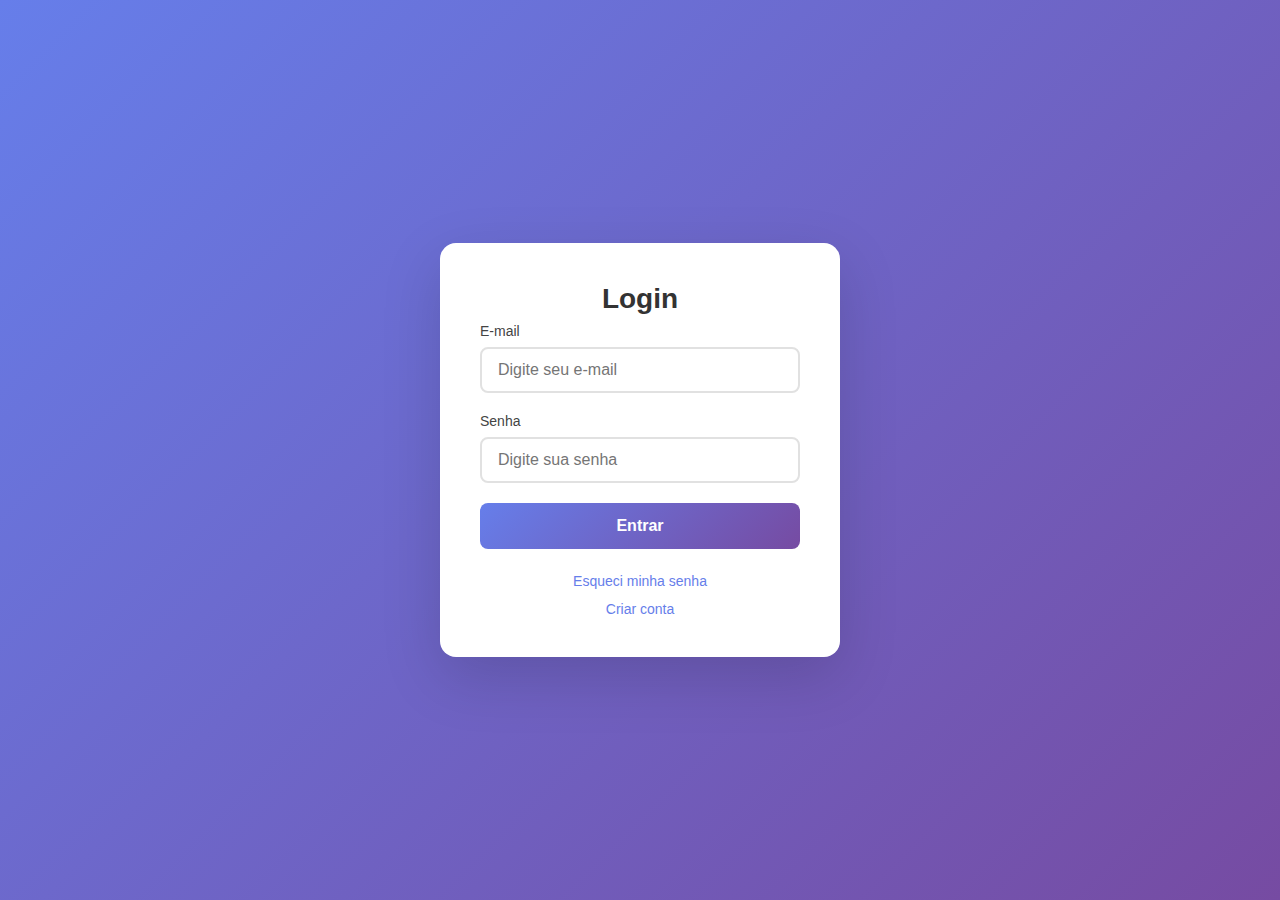
<file: index.html>
<!DOCTYPE html>
<html lang="pt-BR">
<head>
    <meta charset="UTF-8">
    <meta name="viewport" content="width=device-width, initial-scale=1.0">
    <title>Login - Contas a Receber</title>
    <link rel="stylesheet" href="style.css">
</head>
<body>
    <div class="container">
        <div class="card">
            <h1>Login</h1>
            <form id="formLogin">
                <div class="form-group">
                    <label for="email">E-mail</label>
                    <input type="email" id="email" name="email" required placeholder="Digite seu e-mail">
                </div>
                <div class="form-group">
                    <label for="senha">Senha</label>
                    <input type="password" id="senha" name="senha" required placeholder="Digite sua senha">
                </div>
                <div id="mensagemErro" class="mensagem-erro" style="display: none;"></div>
                <button type="submit" class="btn btn-primary">Entrar</button>
            </form>
            <div class="links">
                <a href="esqueci-senha.html">Esqueci minha senha</a>
                <a href="cadastro.html">Criar conta</a>
            </div>
        </div>
    </div>

    <script>
        document.getElementById('formLogin').addEventListener('submit', function(e) {
            e.preventDefault();
            
            const email = document.getElementById('email').value.trim();
            const senha = document.getElementById('senha').value;
            const mensagemErro = document.getElementById('mensagemErro');
            
            // Buscar usuários cadastrados no localStorage
            const usuarios = JSON.parse(localStorage.getItem('usuarios')) || [];
            
            // Verificar se existem usuários cadastrados
            if (usuarios.length === 0) {
                mensagemErro.textContent = 'Nenhum usuário cadastrado. Por favor, crie uma conta primeiro.';
                mensagemErro.style.display = 'block';
                mensagemErro.style.color = '#e74c3c';
                return;
            }
            
            // Buscar usuário pelo email e senha
            const usuarioEncontrado = usuarios.find(user => 
                user.email.toLowerCase() === email.toLowerCase() && user.senha === senha
            );
            
            if (usuarioEncontrado) {
                // Login bem-sucedido - salvar usuário logado
                localStorage.setItem('usuarioLogado', JSON.stringify(usuarioEncontrado));
                
                // Redirecionar para página de adicionar pagamentos
                window.location.href = 'adicionar-pagamento.html';
            } else {
                // Verificar se o email existe mas a senha está errada
                const emailExiste = usuarios.find(user => 
                    user.email.toLowerCase() === email.toLowerCase()
                );
                
                if (emailExiste) {
                    mensagemErro.textContent = 'Senha incorreta. Tente novamente.';
                } else {
                    mensagemErro.textContent = 'Usuário não encontrado. Por favor, crie uma conta primeiro.';
                }
                mensagemErro.style.display = 'block';
                mensagemErro.style.color = '#e74c3c';
            }
        });

        // Limpar mensagem de erro quando o usuário começar a digitar
        document.getElementById('email').addEventListener('input', limparErro);
        document.getElementById('senha').addEventListener('input', limparErro);

        function limparErro() {
            document.getElementById('mensagemErro').style.display = 'none';
        }
    </script>
</body>
</html>
</file>
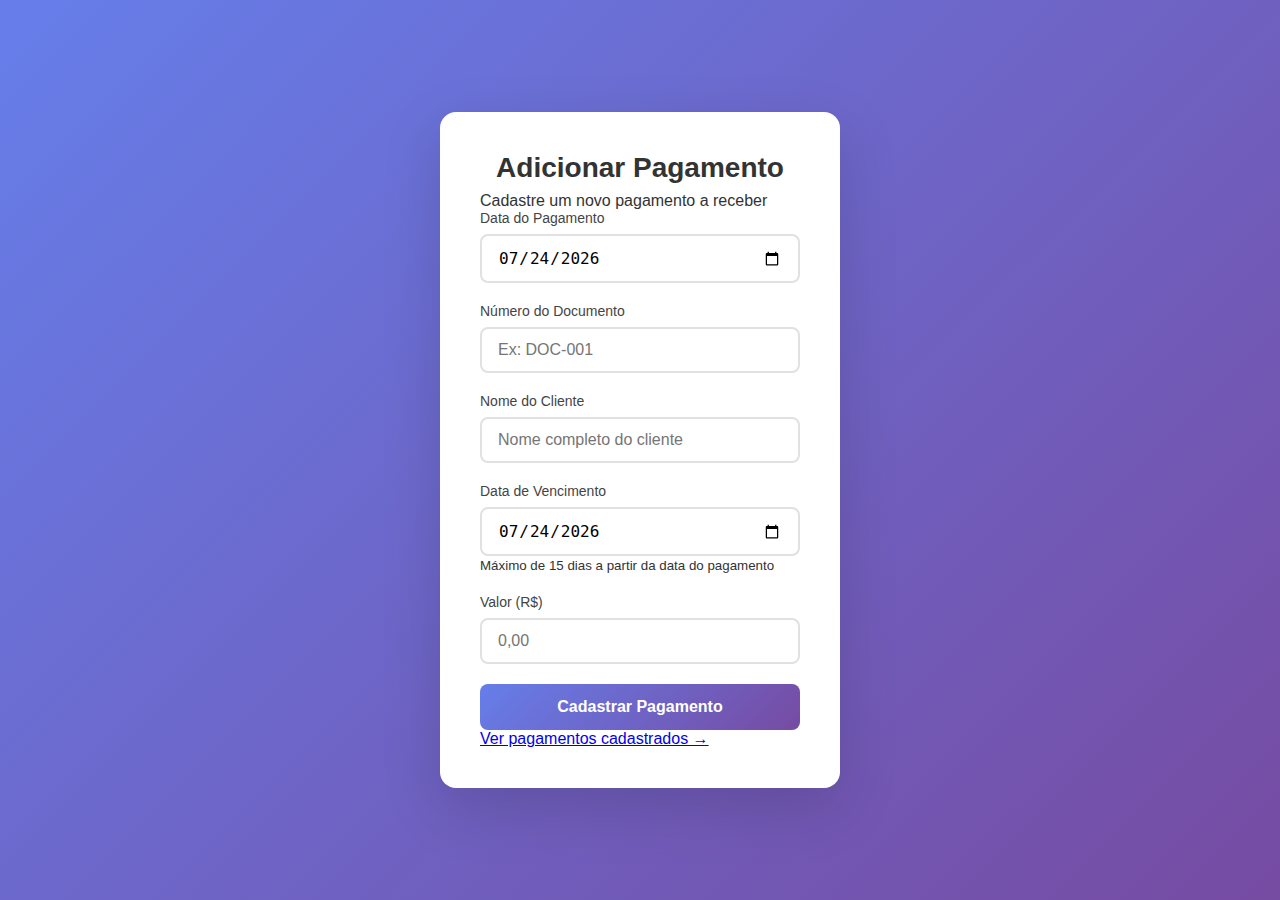
<file: adicionar-pagamento.html>
<!DOCTYPE html>
<html lang="pt-BR">
<head>
    <meta charset="UTF-8">
    <meta name="viewport" content="width=device-width, initial-scale=1.0">
    <title>Adicionar Pagamento - Contas a Receber</title>
    <link rel="stylesheet" href="style.css">
</head>
<body>
    <div class="container">
        <div class="card">
            <div class="card-header">
                <h1>Adicionar Pagamento</h1>
                <p>Cadastre um novo pagamento a receber</p>
            </div>
            
            <form id="formPagamento">
                <div class="form-group">
                    <label for="dataPagamento">Data do Pagamento</label>
                    <input type="date" id="dataPagamento" required>
                </div>
                
                <div class="form-group">
                    <label for="numeroDocumento">Número do Documento</label>
                    <input type="text" id="numeroDocumento" placeholder="Ex: DOC-001" required>
                </div>
                
                <div class="form-group">
                    <label for="nomeCliente">Nome do Cliente</label>
                    <input type="text" id="nomeCliente" placeholder="Nome completo do cliente" required>
                </div>
                
                <div class="form-group">
                    <label for="vencimento">Data de Vencimento</label>
                    <input type="date" id="vencimento" required>
                    <small class="helper-text">Máximo de 15 dias a partir da data do pagamento</small>
                </div>
                
                <div class="form-group">
                    <label for="valor">Valor (R$)</label>
                    <input type="number" id="valor" placeholder="0,00" step="0.01" min="0.01" required>
                </div>
                
                <button type="submit" class="btn btn-primary btn-full">
                    Cadastrar Pagamento
                </button>
            </form>
            
            <div class="card-footer">
                <a href="lista-pagamentos.html" class="link">Ver pagamentos cadastrados →</a>
            </div>
        </div>
    </div>

    <script>
        // Definir data mínima como hoje
        const hoje = new Date().toISOString().split('T')[0];
        document.getElementById('dataPagamento').setAttribute('min', hoje);
        document.getElementById('dataPagamento').value = hoje;

        // Atualizar limite de vencimento quando a data do pagamento mudar
        document.getElementById('dataPagamento').addEventListener('change', function() {
            atualizarLimiteVencimento();
        });

        function atualizarLimiteVencimento() {
            const dataPagamento = document.getElementById('dataPagamento').value;
            if (dataPagamento) {
                const data = new Date(dataPagamento);
                
                // Data mínima de vencimento = data do pagamento
                const minVencimento = dataPagamento;
                
                // Data máxima de vencimento = data do pagamento + 15 dias
                const maxData = new Date(data);
                maxData.setDate(maxData.getDate() + 15);
                const maxVencimento = maxData.toISOString().split('T')[0];
                
                const inputVencimento = document.getElementById('vencimento');
                inputVencimento.setAttribute('min', minVencimento);
                inputVencimento.setAttribute('max', maxVencimento);
                inputVencimento.value = minVencimento;
            }
        }

        // Inicializar limite de vencimento
        atualizarLimiteVencimento();

        // Processar formulário
        document.getElementById('formPagamento').addEventListener('submit', function(e) {
            e.preventDefault();
            
            const dataPagamento = document.getElementById('dataPagamento').value;
            const numeroDocumento = document.getElementById('numeroDocumento').value.trim();
            const nomeCliente = document.getElementById('nomeCliente').value.trim();
            const vencimento = document.getElementById('vencimento').value;
            const valor = parseFloat(document.getElementById('valor').value);
            
            // Validar se a data de vencimento está dentro do limite de 15 dias
            const dataP = new Date(dataPagamento);
            const dataV = new Date(vencimento);
            const diffTime = dataV - dataP;
            const diffDays = diffTime / (1000 * 60 * 60 * 24);
            
            if (diffDays < 0) {
                alert('A data de vencimento não pode ser anterior à data do pagamento!');
                return;
            }
            
            if (diffDays > 15) {
                alert('A data de vencimento deve ser no máximo 15 dias após a data do pagamento!');
                return;
            }
            
            // Criar objeto do pagamento
            const pagamento = {
                id: Date.now(),
                dataPagamento: dataPagamento,
                numeroDocumento: numeroDocumento,
                nomeCliente: nomeCliente,
                vencimento: vencimento,
                valor: valor,
                status: 'a_vencer' // Status inicial
            };
            
            // Buscar pagamentos existentes no localStorage
            let pagamentos = JSON.parse(localStorage.getItem('pagamentos')) || [];
            
            // Adicionar novo pagamento
            pagamentos.push(pagamento);
            
            // Salvar no localStorage
            localStorage.setItem('pagamentos', JSON.stringify(pagamentos));
            
            alert('Pagamento cadastrado com sucesso!');
            
            // Redirecionar para a lista de pagamentos
            window.location.href = 'lista-pagamentos.html';
        });
    </script>
</body>
</html>
</file>
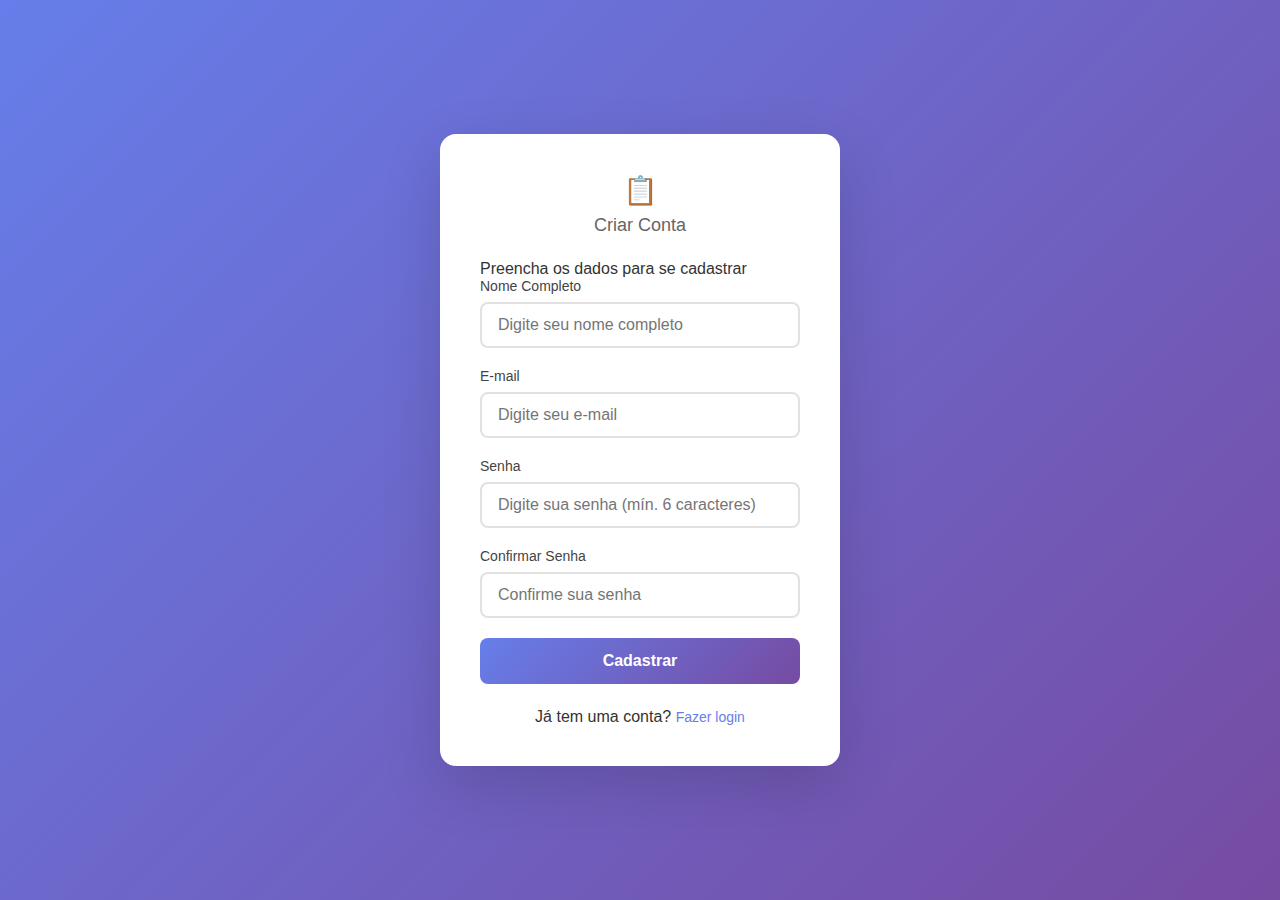
<file: cadastro.html>
<!DOCTYPE html>
<html lang="pt-BR">
<head>
    <meta charset="UTF-8">
    <meta name="viewport" content="width=device-width, initial-scale=1.0">
    <title>Cadastro - Sistema de Contas a Receber</title>
    <link rel="stylesheet" href="style.css">
</head>
<body>
    <div class="container">
        <div class="card">
            <div class="logo">
                <h1>📋</h1>
                <h2>Criar Conta</h2>
                <p>Preencha os dados para se cadastrar</p>
            </div>
            
            <form id="formCadastro">
                <div class="form-group">
                    <label for="nome">Nome Completo</label>
                    <input type="text" id="nome" name="nome" placeholder="Digite seu nome completo" required>
                </div>
                
                <div class="form-group">
                    <label for="email">E-mail</label>
                    <input type="email" id="email" name="email" placeholder="Digite seu e-mail" required>
                </div>
                
                <div class="form-group">
                    <label for="senha">Senha</label>
                    <input type="password" id="senha" name="senha" placeholder="Digite sua senha (mín. 6 caracteres)" required minlength="6">
                </div>
                
                <div class="form-group">
                    <label for="confirmarSenha">Confirmar Senha</label>
                    <input type="password" id="confirmarSenha" name="confirmarSenha" placeholder="Confirme sua senha" required>
                </div>
                
                <div id="mensagemErro" class="mensagem-erro"></div>
                
                <button type="submit" class="btn btn-primary">Cadastrar</button>
            </form>
            
            <div class="links">
                <p>Já tem uma conta? <a href="index.html">Fazer login</a></p>
            </div>
        </div>
    </div>

    <script>
        document.getElementById('formCadastro').addEventListener('submit', function(e) {
            e.preventDefault();
            
            const nome = document.getElementById('nome').value.trim();
            const email = document.getElementById('email').value.trim().toLowerCase();
            const senha = document.getElementById('senha').value;
            const confirmarSenha = document.getElementById('confirmarSenha').value;
            const mensagemErro = document.getElementById('mensagemErro');
            
            // Limpar mensagem anterior
            mensagemErro.textContent = '';
            mensagemErro.className = 'mensagem-erro';
            
            // Validar se as senhas coincidem
            if (senha !== confirmarSenha) {
                mensagemErro.textContent = 'As senhas não coincidem!';
                mensagemErro.classList.add('erro');
                return;
            }
            
            // Validar tamanho mínimo da senha
            if (senha.length < 6) {
                mensagemErro.textContent = 'A senha deve ter no mínimo 6 caracteres!';
                mensagemErro.classList.add('erro');
                return;
            }
            
            // Buscar usuários existentes
            let usuarios = JSON.parse(localStorage.getItem('usuarios')) || [];
            
            // Verificar se e-mail já existe
            const emailExiste = usuarios.some(user => user.email === email);
            if (emailExiste) {
                mensagemErro.textContent = 'Este e-mail já está cadastrado!';
                mensagemErro.classList.add('erro');
                return;
            }
            
            // Criar novo usuário
            const novoUsuario = {
                id: Date.now(),
                nome: nome,
                email: email,
                senha: senha,
                dataCadastro: new Date().toISOString()
            };
            
            // Salvar no localStorage
            usuarios.push(novoUsuario);
            localStorage.setItem('usuarios', JSON.stringify(usuarios));
            
            // Mostrar mensagem de sucesso
            mensagemErro.textContent = 'Cadastro realizado com sucesso! Redirecionando...';
            mensagemErro.classList.add('sucesso');
            
            // Redirecionar para a página de login (index.html)
            setTimeout(function() {
                window.location.href = 'index.html';
            }, 2000);
        });
        
        // Limpar mensagem de erro ao digitar
        const inputs = document.querySelectorAll('input');
        inputs.forEach(function(input) {
            input.addEventListener('input', function() {
                document.getElementById('mensagemErro').textContent = '';
                document.getElementById('mensagemErro').className = 'mensagem-erro';
            });
        });
    </script>
</body>
</html>
</file>
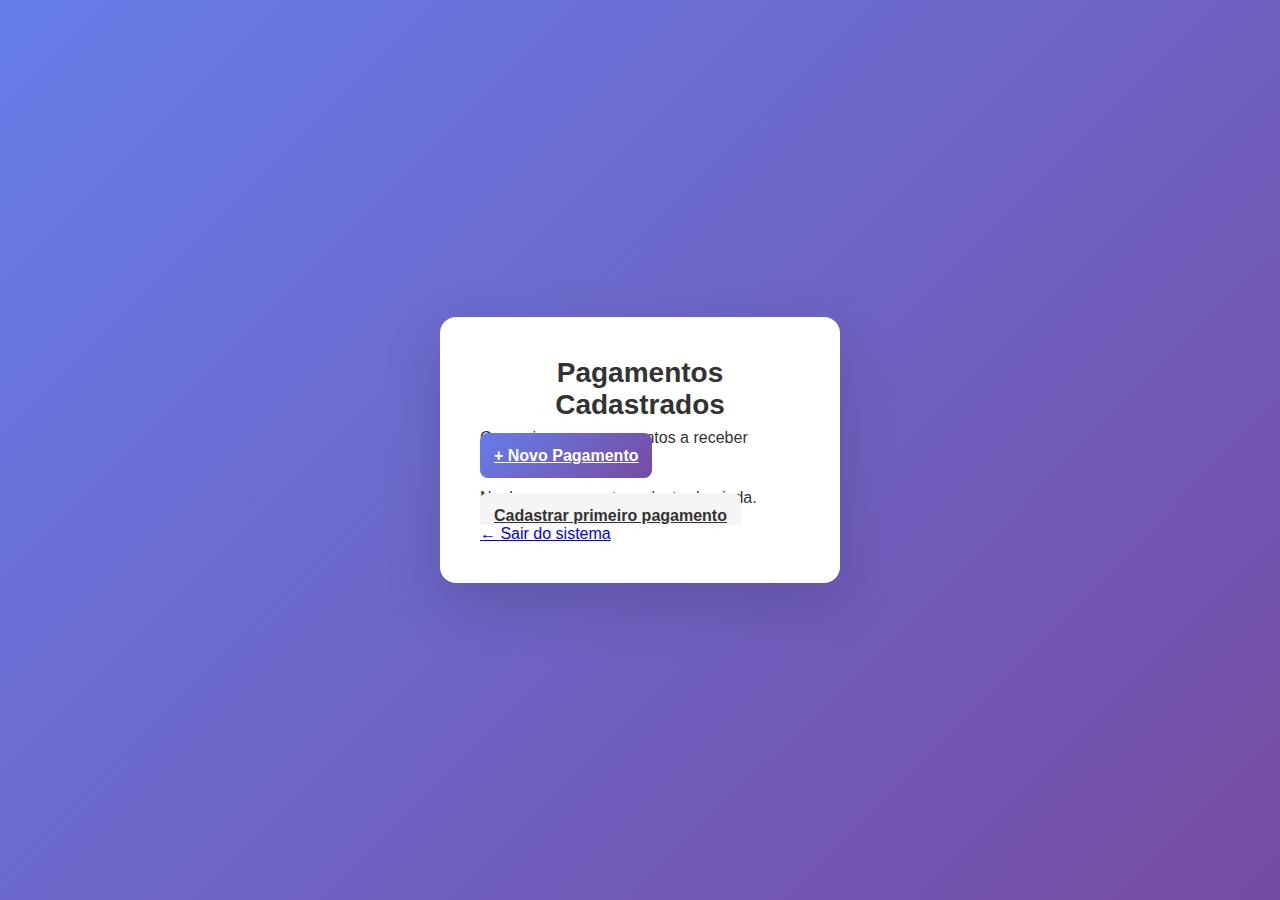
<file: lista-pagamentos.html>
<!DOCTYPE html>
<html lang="pt-BR">
<head>
    <meta charset="UTF-8">
    <meta name="viewport" content="width=device-width, initial-scale=1.0">
    <title>Lista de Pagamentos - Contas a Receber</title>
    <link rel="stylesheet" href="style.css">
</head>
<body>
    <div class="container container-wide">
        <div class="card">
            <div class="card-header">
                <h1>Pagamentos Cadastrados</h1>
                <p>Gerencie seus pagamentos a receber</p>
            </div>
            
            <div class="table-actions">
                <a href="adicionar-pagamento.html" class="btn btn-primary">+ Novo Pagamento</a>
            </div>
            
            <div class="table-container">
                <table id="tabelaPagamentos">
                    <thead>
                        <tr>
                            <th>Documento</th>
                            <th>Cliente</th>
                            <th>Data Pagamento</th>
                            <th>Vencimento</th>
                            <th>Valor</th>
                            <th>Status</th>
                            <th>Ações</th>
                        </tr>
                    </thead>
                    <tbody id="corpoTabela">
                        <!-- Dados serão inseridos via JavaScript -->
                    </tbody>
                </table>
                
                <div id="semPagamentos" class="empty-state" style="display: none;">
                    <p>Nenhum pagamento cadastrado ainda.</p>
                    <a href="adicionar-pagamento.html" class="btn btn-secondary">Cadastrar primeiro pagamento</a>
                </div>
            </div>
            
            <div class="card-footer">
                <a href="index.html" class="link">← Sair do sistema</a>
            </div>
        </div>
    </div>

    <!-- Modal de Edição -->
    <div id="modalEdicao" class="modal" style="display: none;">
        <div class="modal-content">
            <div class="modal-header">
                <h2>Editar Pagamento</h2>
                <button class="modal-close" onclick="fecharModal()">&times;</button>
            </div>
            
            <form id="formEdicao">
                <input type="hidden" id="editId">
                
                <div class="form-group">
                    <label for="editDocumento">Número do Documento</label>
                    <input type="text" id="editDocumento" required>
                </div>
                
                <div class="form-group">
                    <label for="editCliente">Nome do Cliente</label>
                    <input type="text" id="editCliente" required>
                </div>
                
                <div class="form-group">
                    <label for="editDataPagamento">Data do Pagamento</label>
                    <input type="date" id="editDataPagamento" required>
                </div>
                
                <div class="form-group">
                    <label for="editVencimento">Vencimento</label>
                    <input type="date" id="editVencimento" required>
                </div>
                
                <div class="form-group">
                    <label for="editValor">Valor (R$)</label>
                    <input type="number" id="editValor" step="0.01" min="0.01" required>
                </div>
                
                <div class="modal-actions">
                    <button type="button" class="btn btn-secondary" onclick="fecharModal()">Cancelar</button>
                    <button type="submit" class="btn btn-primary">Salvar Alterações</button>
                </div>
            </form>
        </div>
    </div>

    <!-- Modal de Status -->
    <div id="modalStatus" class="modal" style="display: none;">
        <div class="modal-content modal-small">
            <div class="modal-header">
                <h2>Alterar Status</h2>
                <button class="modal-close" onclick="fecharModalStatus()">&times;</button>
            </div>
            
            <form id="formStatus">
                <input type="hidden" id="statusId">
                
                <div class="form-group">
                    <label for="novoStatus">Selecione o novo status</label>
                    <select id="novoStatus" required>
                        <option value="a_vencer">A Vencer</option>
                        <option value="vencida">Vencida</option>
                        <option value="paga">Paga</option>
                    </select>
                </div>
                
                <div class="modal-actions">
                    <button type="button" class="btn btn-secondary" onclick="fecharModalStatus()">Cancelar</button>
                    <button type="submit" class="btn btn-primary">Atualizar Status</button>
                </div>
            </form>
        </div>
    </div>

    <script>
        // Carregar e exibir pagamentos
        function carregarPagamentos() {
            const pagamentos = JSON.parse(localStorage.getItem('pagamentos')) || [];
            const corpoTabela = document.getElementById('corpoTabela');
            const semPagamentos = document.getElementById('semPagamentos');
            const tabela = document.getElementById('tabelaPagamentos');
            
            // Atualizar status automático baseado na data
            atualizarStatusAutomatico(pagamentos);
            
            // Ordenar por data de vencimento
            pagamentos.sort((a, b) => new Date(a.vencimento) - new Date(b.vencimento));
            
            if (pagamentos.length === 0) {
                tabela.style.display = 'none';
                semPagamentos.style.display = 'block';
                return;
            }
            
            tabela.style.display = 'table';
            semPagamentos.style.display = 'none';
            
            corpoTabela.innerHTML = '';
            
            pagamentos.forEach(pagamento => {
                const tr = document.createElement('tr');
                tr.innerHTML = `
                    <td>${pagamento.numeroDocumento}</td>
                    <td>${pagamento.nomeCliente}</td>
                    <td>${formatarData(pagamento.dataPagamento)}</td>
                    <td>${formatarData(pagamento.vencimento)}</td>
                    <td>R$ ${pagamento.valor.toFixed(2).replace('.', ',')}</td>
                    <td><span class="status-badge status-${pagamento.status}">${formatarStatus(pagamento.status)}</span></td>
                    <td class="acoes">
                        <button class="btn btn-small btn-secondary" onclick="abrirModalEdicao(${pagamento.id})">Editar</button>
                        <button class="btn btn-small btn-primary" onclick="abrirModalStatus(${pagamento.id})">Status</button>
                    </td>
                `;
                corpoTabela.appendChild(tr);
            });
        }

        // Atualizar status automático
        function atualizarStatusAutomatico(pagamentos) {
            const hoje = new Date();
            hoje.setHours(0, 0, 0, 0);
            
            let atualizado = false;
            
            pagamentos.forEach(pagamento => {
                if (pagamento.status !== 'paga') {
                    const vencimento = new Date(pagamento.vencimento);
                    vencimento.setHours(0, 0, 0, 0);
                    
                    if (vencimento < hoje && pagamento.status !== 'vencida') {
                        pagamento.status = 'vencida';
                        atualizado = true;
                    } else if (vencimento >= hoje && pagamento.status === 'vencida') {
                        pagamento.status = 'a_vencer';
                        atualizado = true;
                    }
                }
            });
            
            if (atualizado) {
                localStorage.setItem('pagamentos', JSON.stringify(pagamentos));
            }
        }

        // Formatar data para exibição
        function formatarData(dataString) {
            const data = new Date(dataString + 'T00:00:00');
            return data.toLocaleDateString('pt-BR');
        }

        // Formatar status para exibição
        function formatarStatus(status) {
            const statusMap = {
                'a_vencer': 'A Vencer',
                'vencida': 'Vencida',
                'paga': 'Paga'
            };
            return statusMap[status] || status;
        }

        // Buscar pagamento por ID
        function buscarPagamento(id) {
            const pagamentos = JSON.parse(localStorage.getItem('pagamentos')) || [];
            return pagamentos.find(p => p.id === id);
        }

        // Abrir modal de edição
        function abrirModalEdicao(id) {
            const pagamento = buscarPagamento(id);
            if (!pagamento) return;
            
            document.getElementById('editId').value = id;
            document.getElementById('editDocumento').value = pagamento.numeroDocumento;
            document.getElementById('editCliente').value = pagamento.nomeCliente;
            document.getElementById('editDataPagamento').value = pagamento.dataPagamento;
            document.getElementById('editVencimento').value = pagamento.vencimento;
            document.getElementById('editValor').value = pagamento.valor;
            
            document.getElementById('modalEdicao').style.display = 'flex';
        }

        // Fechar modal de edição
        function fecharModal() {
            document.getElementById('modalEdicao').style.display = 'none';
        }

        // Abrir modal de status
        function abrirModalStatus(id) {
            const pagamento = buscarPagamento(id);
            if (!pagamento) return;
            
            document.getElementById('statusId').value = id;
            document.getElementById('novoStatus').value = pagamento.status;
            
            document.getElementById('modalStatus').style.display = 'flex';
        }

        // Fechar modal de status
        function fecharModalStatus() {
            document.getElementById('modalStatus').style.display = 'none';
        }

        // Salvar edição
        document.getElementById('formEdicao').addEventListener('submit', function(e) {
            e.preventDefault();
            
            const id = parseInt(document.getElementById('editId').value);
            let pagamentos = JSON.parse(localStorage.getItem('pagamentos')) || [];
            
            const index = pagamentos.findIndex(p => p.id === id);
            if (index === -1) return;
            
            pagamentos[index].numeroDocumento = document.getElementById('editDocumento').value.trim();
            pagamentos[index].nomeCliente = document.getElementById('editCliente').value.trim();
            pagamentos[index].dataPagamento = document.getElementById('editDataPagamento').value;
            pagamentos[index].vencimento = document.getElementById('editVencimento').value;
            pagamentos[index].valor = parseFloat(document.getElementById('editValor').value);
            
            localStorage.setItem('pagamentos', JSON.stringify(pagamentos));
            
            fecharModal();
            carregarPagamentos();
            alert('Pagamento atualizado com sucesso!');
        });

        // Salvar status
        document.getElementById('formStatus').addEventListener('submit', function(e) {
            e.preventDefault();
            
            const id = parseInt(document.getElementById('statusId').value);
            const novoStatus = document.getElementById('novoStatus').value;
            
            let pagamentos = JSON.parse(localStorage.getItem('pagamentos')) || [];
            
            const index = pagamentos.findIndex(p => p.id === id);
            if (index === -1) return;
            
            pagamentos[index].status = novoStatus;
            
            localStorage.setItem('pagamentos', JSON.stringify(pagamentos));
            
            fecharModalStatus();
            carregarPagamentos();
            alert('Status atualizado com sucesso!');
        });

        // Fechar modais ao clicar fora
        window.addEventListener('click', function(e) {
            if (e.target === document.getElementById('modalEdicao')) {
                fecharModal();
            }
            if (e.target === document.getElementById('modalStatus')) {
                fecharModalStatus();
            }
        });

        // Carregar pagamentos ao iniciar a página
        carregarPagamentos();
    </script>
</body>
</html>
</file>
<file: style.css>
/* Reset e configurações gerais */
* {
    margin: 0;
    padding: 0;
    box-sizing: border-box;
}

body {
    font-family: 'Segoe UI', Tahoma, Geneva, Verdana, sans-serif;
    background: linear-gradient(135deg, #667eea 0%, #764ba2 100%);
    min-height: 100vh;
    color: #333;
}

/* Container principal */
.container {
    min-height: 100vh;
    display: flex;
    flex-direction: column;
    align-items: center;
    justify-content: center;
    padding: 20px;
}

/* Cards */
.card {
    background: #fff;
    border-radius: 16px;
    padding: 40px;
    width: 100%;
    max-width: 400px;
    box-shadow: 0 20px 60px rgba(0, 0, 0, 0.15);
}

.card-wide {
    max-width: 600px;
}

.card-full {
    max-width: 1000px;
}

/* Títulos */
h1 {
    font-size: 28px;
    color: #333;
    margin-bottom: 8px;
    text-align: center;
}

h2 {
    font-size: 18px;
    color: #666;
    margin-bottom: 24px;
    text-align: center;
    font-weight: 400;
}

.description {
    text-align: center;
    color: #666;
    margin-bottom: 24px;
    font-size: 14px;
}

/* Formulários */
.form-group {
    margin-bottom: 20px;
}

.form-group label {
    display: block;
    margin-bottom: 8px;
    font-weight: 500;
    color: #444;
    font-size: 14px;
}

.form-group input {
    width: 100%;
    padding: 12px 16px;
    border: 2px solid #e1e1e1;
    border-radius: 8px;
    font-size: 16px;
    transition: border-color 0.3s, box-shadow 0.3s;
}

.form-group input:focus {
    outline: none;
    border-color: #667eea;
    box-shadow: 0 0 0 3px rgba(102, 126, 234, 0.1);
}

.form-row {
    display: flex;
    gap: 16px;
}

.form-row .form-group {
    flex: 1;
}

/* Botões */
.btn {
    width: 100%;
    padding: 14px;
    border: none;
    border-radius: 8px;
    font-size: 16px;
    font-weight: 600;
    cursor: pointer;
    transition: transform 0.2s, box-shadow 0.2s;
}

.btn-primary {
    background: linear-gradient(135deg, #667eea 0%, #764ba2 100%);
    color: #fff;
}

.btn-primary:hover {
    transform: translateY(-2px);
    box-shadow: 0 8px 20px rgba(102, 126, 234, 0.4);
}

.btn-secondary {
    background: #f5f5f5;
    color: #333;
}

.btn-small {
    width: auto;
    padding: 8px 16px;
    font-size: 14px;
}

/* Links */
.links {
    margin-top: 24px;
    text-align: center;
    display: flex;
    flex-direction: column;
    gap: 12px;
}

.links a {
    color: #667eea;
    text-decoration: none;
    font-size: 14px;
    transition: color 0.3s;
}

.links a:hover {
    color: #764ba2;
    text-decoration: underline;
}

/* Navbar */
.navbar {
    position: fixed;
    top: 0;
    left: 0;
    right: 0;
    background: #fff;
    padding: 16px 40px;
    display: flex;
    justify-content: space-between;
    align-items: center;
    box-shadow: 0 2px 10px rgba(0, 0, 0, 0.1);
    z-index: 100;
}

.navbar h2 {
    margin: 0;
    color: #667eea;
    font-weight: 700;
}

.nav-links {
    display: flex;
    gap: 24px;
}

.nav-links a {
    color: #666;
    text-decoration: none;
    font-weight: 500;
    transition: color 0.3s;
}

.nav-links a:hover,
.nav-links a.active {
    color: #667eea;
}

/* Ajuste para navbar fixa */
.container:has(.navbar) {
    padding-top: 100px;
}

/* Tabela */
.table-container {
    overflow-x: auto;
    margin-top: 24px;
}

table {
    width: 100%;
    border-collapse: collapse;
    background: #fff;
}

thead {
    background: linear-gradient(135deg, #667eea 0%, #764ba2 100%);
    color: #fff;
}

th, td {
    padding: 14px 16px;
    text-align: left;
    border-bottom: 1px solid #e1e1e1;
}

th {
    font-weight: 600;
    font-size: 14px;
}

td {
    font-size: 14px;
}

tbody tr:hover {
    background: #f8f9ff;
}

/* Status badges */
.status {
    padding: 6px 12px;
    border-radius: 20px;
    font-size: 12px;
    font-weight: 600;
    text-transform: uppercase;
}

.status-a-vencer {
    background: #fff3cd;
    color: #856404;
}

.status-vencida {
    background: #f8d7da;
    color: #721c24;
}

.status-paga {
    background: #d4edda;
    color: #155724;
}

/* Botões de ação na tabela */
.acoes {
    display: flex;
    gap: 8px;
}

.btn-editar {
    background: #667eea;
    color: #fff;
    border: none;
    padding: 6px 12px;
    border-radius: 6px;
    cursor: pointer;
    font-size: 12px;
    transition: background 0.3s;
}

.btn-editar:hover {
    background: #5a6fd6;
}

.btn-status {
    background: #28a745;
    color: #fff;
    border: none;
    padding: 6px 12px;
    border-radius: 6px;
    cursor: pointer;
    font-size: 12px;
    transition: background 0.3s;
}

.btn-status:hover {
    background: #218838;
}

/* Mensagem vazia */
.mensagem-vazia {
    text-align: center;
    color: #999;
    padding: 40px;
    font-size: 16px;
    display: none;
}

/* Modal */
.modal {
    display: none;
    position: fixed;
    top: 0;
    left: 0;
    width: 100%;
    height: 100%;
    background: rgba(0, 0, 0, 0.5);
    z-index: 1000;
    align-items: center;
    justify-content: center;
}

.modal-content {
    background: #fff;
    padding: 40px;
    border-radius: 16px;
    width: 90%;
    max-width: 500px;
    position: relative;
    animation: modalEntrada 0.3s ease;
}

@keyframes modalEntrada {
    from {
        opacity: 0;
        transform: translateY(-20px);
    }
    to {
        opacity: 1;
        transform: translateY(0);
    }
}

.fechar-modal {
    position: absolute;
    top: 16px;
    right: 20px;
    font-size: 28px;
    cursor: pointer;
    color: #999;
    transition: color 0.3s;
}

.fechar-modal:hover {
    color: #333;
}

/* Select para status */
.select-status {
    padding: 6px 12px;
    border: 2px solid #e1e1e1;
    border-radius: 6px;
    font-size: 12px;
    cursor: pointer;
}

/* Responsividade */
@media (max-width: 768px) {
    .form-row {
        flex-direction: column;
        gap: 0;
    }
    
    .navbar {
        flex-direction: column;
        gap: 16px;
        padding: 16px;
    }
    
    .nav-links {
        gap: 16px;
    }
    
    .card {
        padding: 24px;
    }
    
    th, td {
        padding: 10px 8px;
        font-size: 12px;
    }
}
</file>
